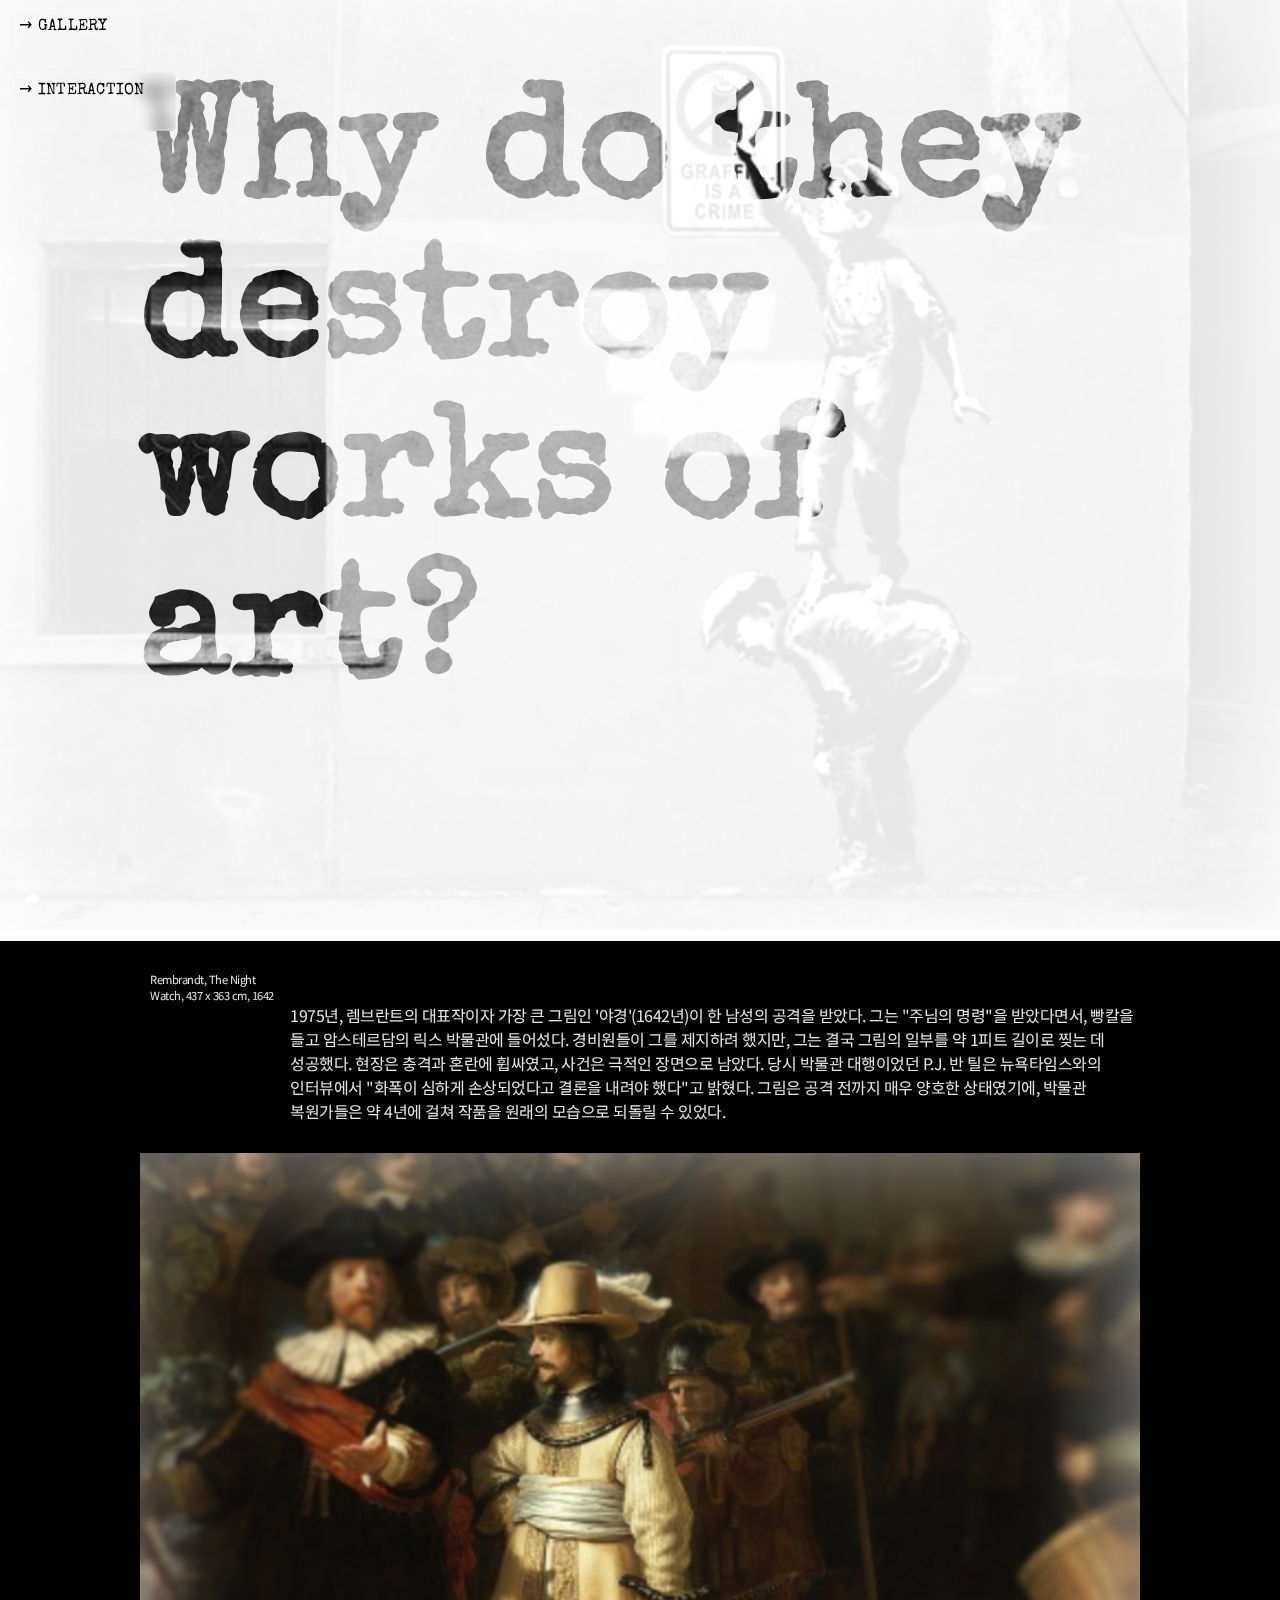
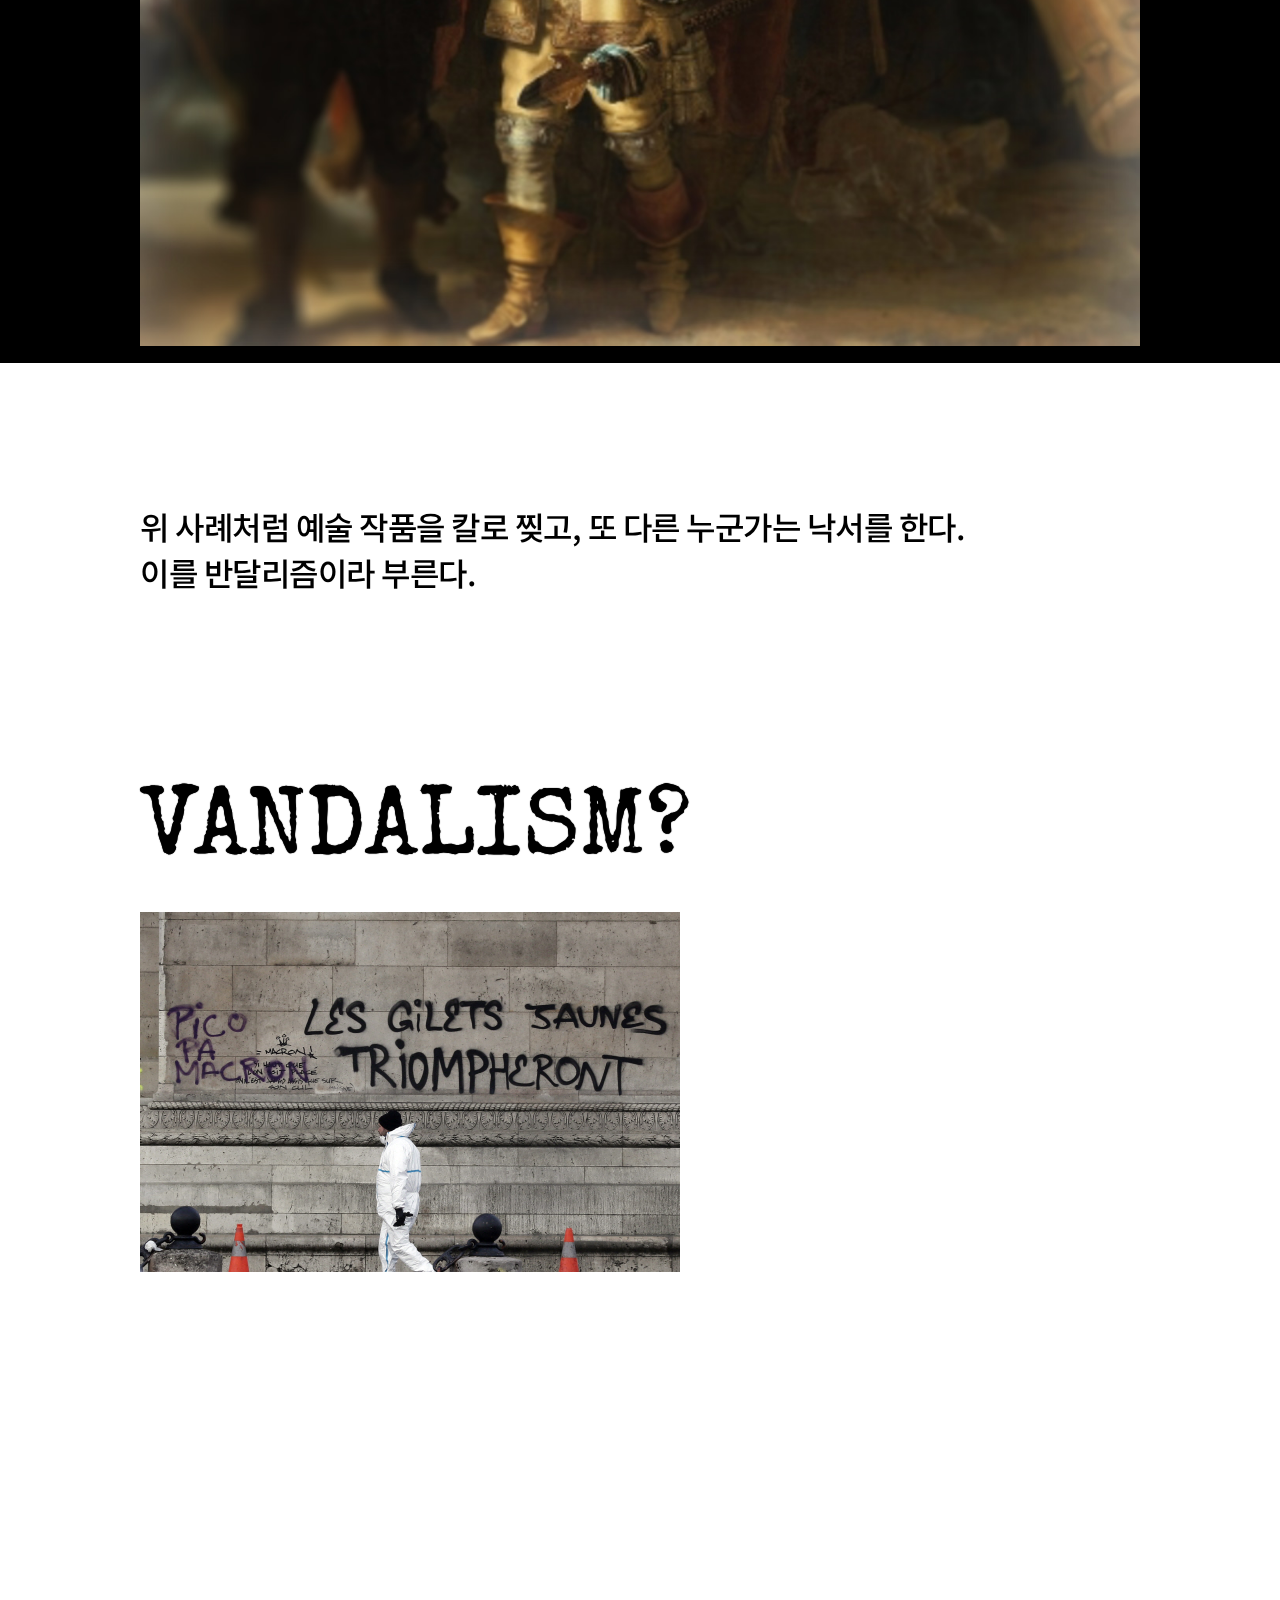
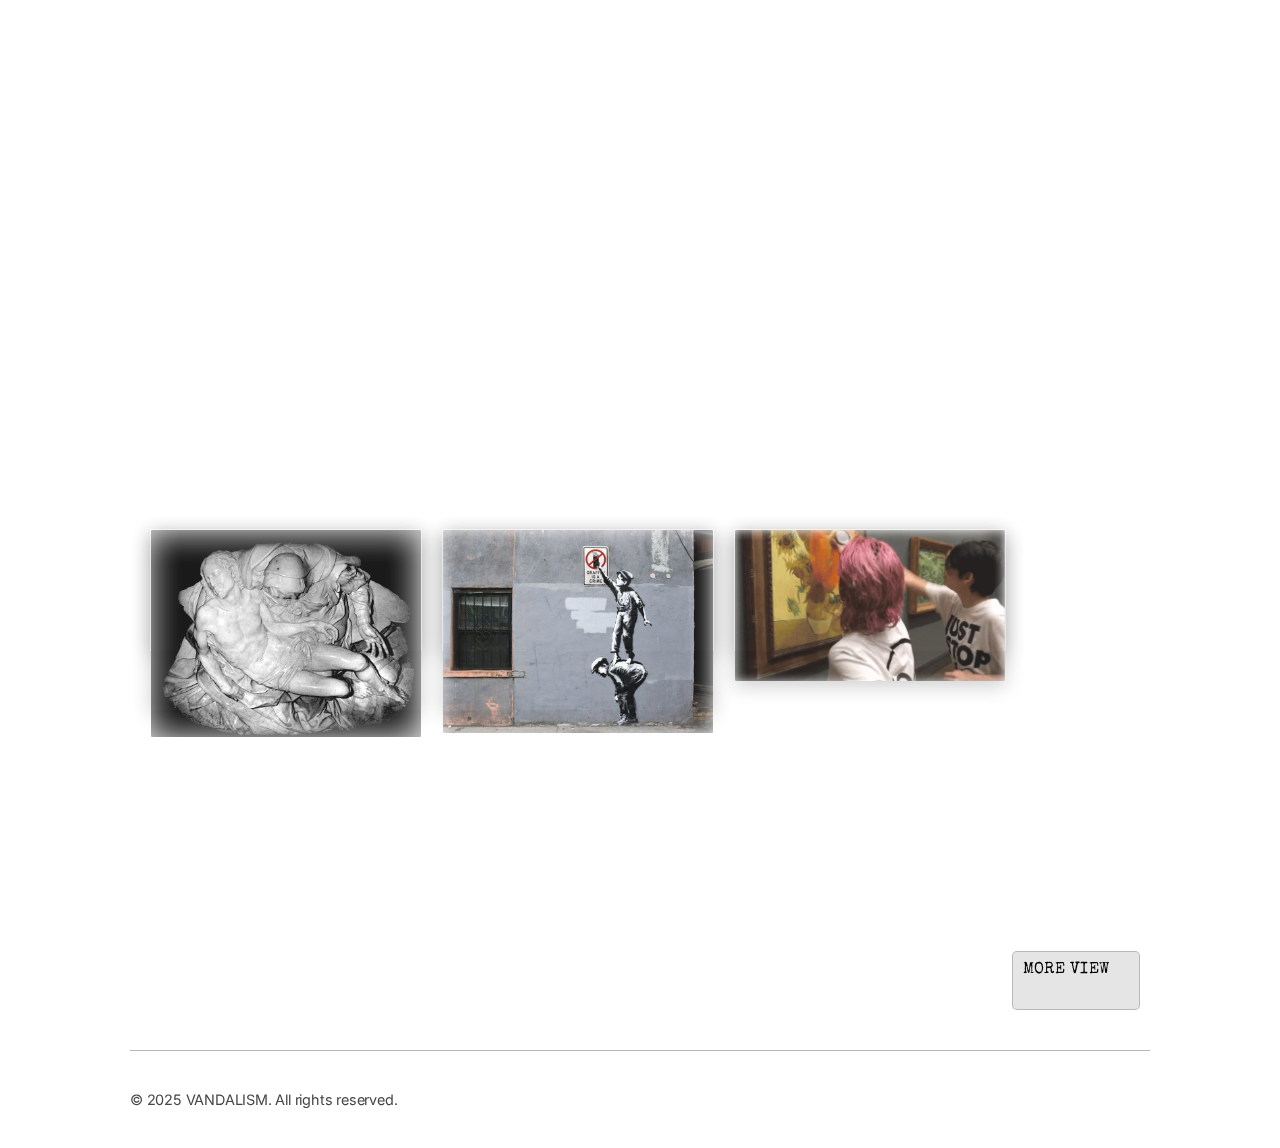
<file: index.html>
<html lang="kr">
<head>
    <meta charset="UTF-8">
    <meta name="viewport" content="width=device-width, initial-scale=1.0">
    <title>VANDALISM</title>
    <link rel="stylesheet" href="style.css">
    <link rel="preconnect" href="https://fonts.googleapis.com">
    <link rel="preconnect" href="https://fonts.gstatic.com" crossorigin>
    <link href="https://fonts.googleapis.com/css2?family=Inter:ital,opsz,wght@0,14..32,100..900;1,14..32,100..900&family=Noto+Sans+KR:wght@100..900&family=Special+Elite&display=swap" rel="stylesheet">
<body>
    <nav>
        <div>
        <ul>
            <li><a href="page2.html">→ GALLERY</a></li>
            <li><a href="page3.html">→ INTERACTION</a></li>
        </ul>
        </div>
    </nav>
    <main>
        <header>
            <div class="bg-1" style="padding-top:40px">
                <h1 class="wrap">Why do they destroy works of art?</h1>
            </div>
        </header>

        <section class="bg">
            <div class="wrap">
                <p style="padding-top: 30px; width:13%; 
                font-size: 0.7rem; padding-left: 10px; padding-bottom: 0;">
                    Rembrandt, The Night Watch, 437 x 363 cm, 1642
                </p>
                <p>
                  1975년, 렘브란트의 대표작이자 가장 큰 그림인 '야경'(1642년)이 한 남성의 공격을 받았다.
                  그는 "주님의 명령"을 받았다면서, 빵칼을 들고 암스테르담의 릭스 박물관에 들어섰다.
                  경비원들이 그를 제지하려 했지만, 그는 결국 그림의 일부를 약 1피트 길이로 찢는 데 성공했다.
                  현장은 충격과 혼란에 휩싸였고, 사건은 극적인 장면으로 남았다.
                  당시 박물관 대행이었던 P.J. 반 틸은 뉴욕타임스와의 인터뷰에서
                  "화폭이 심하게 손상되었다고 결론을 내려야 했다"고 밝혔다.
                  그림은 공격 전까지 매우 양호한 상태였기에,
                  박물관 복원가들은 약 4년에 걸쳐 작품을 원래의 모습으로 되돌릴 수 있었다.
                </p>
            </div>
          </section>
        <section class="bg">
        <div class="wrap">
            <div class="image-group">
              <div class="sticky-container">
                <img src="intro1.jpg" class="group-img">
                <img src="intro2.jpg" class="group-img overlay">
              </div>
            </div>
        </section>
        <section>
            <div class="wrap">
                <h2>
                    위 사례처럼 예술 작품을 칼로 찢고, 또 다른 누군가는 낙서를 한다. <br>이를 반달리즘이라 부른다.
                </h2>
            </div>
          </section>
         
        
        <section class="wrap" style="padding-top: 150px;">
            <div>
            <h1 style="padding-bottom: 30px;">VANDALISM?</h1>
            <div class="flex-two-col" style="padding-bottom: 0px;">
                <div>
                    <img src="about1.jpg">
                </div>
                <div>
                    <p class="slide-in-right">
                    반달리즘이란 문화재, 문화적 예술품, 종교시설, 문서, 
                    넓게 보면 타인의 재산 등을 파괴, 훼손하려고 하거나 
                    낙서로 더럽히는 활동을 말하며, "훼손행위"라고도 한다.
                    </p>
                    <p class="slide-in-right" style="font-family: 'Inter', sans-serif; padding-top: 20px;">
                    Vandalism is cultural property, cultural art, religious facilities, documents,
                    Broadly speaking, they try to destroy or damage other people's property
                    It refers to an activity that is dirty with graffiti, and is also called "damaging behavior."
                    </p>
                </div>
            </div>
            </div>
        </section>

        <section>
            <div class="wrap">
                <h2 class="fade-up" style="padding-bottom: 20px">
                    반달리즘은 단순한 파괴인가, 아니면 숨겨진 메시지인가.
                    때로는 표현의 자유를 위한 행위로, 때로는 분노와 저항의 목소리로,
                    또 때로는 무심한 폭력으로 나타난다.
                    이 웹사이트는 그 모호한 경계 위에서 벌어진 다양한 순간들을 기록한다.
                </h2>
                   <h2 class="fade-up" style="font-family: 'Inter', sans-serif;">
                    Is vandalism mere destruction, or a hidden message?
                    At times, it appears as an act of freedom of expression,
                    sometimes as a voice of anger and resistance,
                    and other times as indifferent violence.
                    This  records the diverse moments that unfold along that ambiguous boundary.
                </h2>
            </div>
        </section>
        <section style="padding-bottom: 0px" class=" section-animate">
            <div class="wrap">
            <h1 style="padding-bottom: 0px;" class="scroll-right-title">Then Why?</h1>
            </div>
        </section>
        </section>
        <section style="padding-top: 0px; padding-bottom: 300px">
            <div class="container wrap" style="padding: 0 20px">
                 <div class="card" data-tilt data-tilt-glare data-tilt-max-glare="0.8">
                    <div class="imgBx">
                        <img src="0002.jpg" alt="Art 2";>
                    </div>
                    <div class="content">
                        <h3>For Message</h3>
                        <p> 2022년, 환경단체 Just Stop Oil의 활동가가 런던 내셔널 갤러리에서 
                            반 고흐의 <해바라기> 그림 보호 유리를 넘어서 토마토 수프를 끼얹고, 
                            "예술과 삶 중 무엇이 더 중요한가? 지구를 지키는 일보다 그림 보호에 더 신경 쓰는가?"라고 외친 사건이 있었다. 이는 예술 작품을 수단으로 삼아 사회적 메시지를 극적으로 전달한 사례로, 반달리즘이 기후 위기라는 시대적 이슈를 투영하는 도구로 활용되었다.</p>
                    </div>
                </div>
                <div class="card" data-tilt data-tilt-glare data-tilt-max-glare="0.8">
                    <div class="imgBx">
                        <img src="001.jpg" alt="Art 1">
                    </div>
                    <div class="content">
                        <h3>For Art</h3>
                        <p>뱅크시는 허가 받지 않은 방식으로 거리, 벽, 철도, 교통 표지판 등 공공장소에
                        작업을 남긴다. 이는 법적으로는 기물 훼손이자 불법 낙서지만, 그는 미술관 안에 걸리지 않고도 예술이 될 수 있다는 점을 강조하며 예술의 대중화와 정치적 메시지 전달이라는 목적을 실현한다.</p>
                    </div>
                </div>
                  <div class="card" data-tilt data-tilt-glare data-tilt-max-glare="0.8">
                    <div class="imgBx">
                        <img src="0003.jpg" alt="Art 3">
                    </div>
                    <div class="content">
                        <h3>For One's Personal Need</h3>
                        <p>1972년, 바티칸 성 베드로 대성당에서 한 남성이 미켈란젤로의 조각상 
                            <피에타>를 망치로 공격해 손상시키는 사건이 발생했다. 가해자인 라슬로 토스는 
                            자신이 예수 그리스도라고 주장하며 종교적 망상 상태에서 범행을 저질렀다. 이는 사회적 메시지나 공공의 목적이 아닌, 개인의 왜곡된 믿음과 욕구에서 비롯된 반달리즘 사례이다.</p>
                    </div>
                </div>
            </div>
        </section>
        <section class="more-cases-section" style="padding-bottom: 0px; padding-top: 0px;">
            <div class="wrap" style="padding-top: 0px;">
                <div class="more-cases-buttons">
                    <button onclick="goToMoreCases()">MORE VIEW</button>
                </div>
            </div>
        </section>
    </main>

    <footer class="wrap" style="padding-left: 0px;">
      <div class="footer-content">
        <div class="footer-left">
          <p style="letter-spacing: -0.2px;">© 2025 VANDALISM. All rights reserved.</p>
        </div>
    </footer>

    <script src="vanilla-tilt.js"></script>
    <script src="script.js"></script>
    <script>
        VanillaTilt.init(document.querySelectorAll(".card"), {
            max: 25,
            speed: 400,
            glare: true,
            "max-glare": 0.8,
        });
    </script>
</body>
</html>
</file>
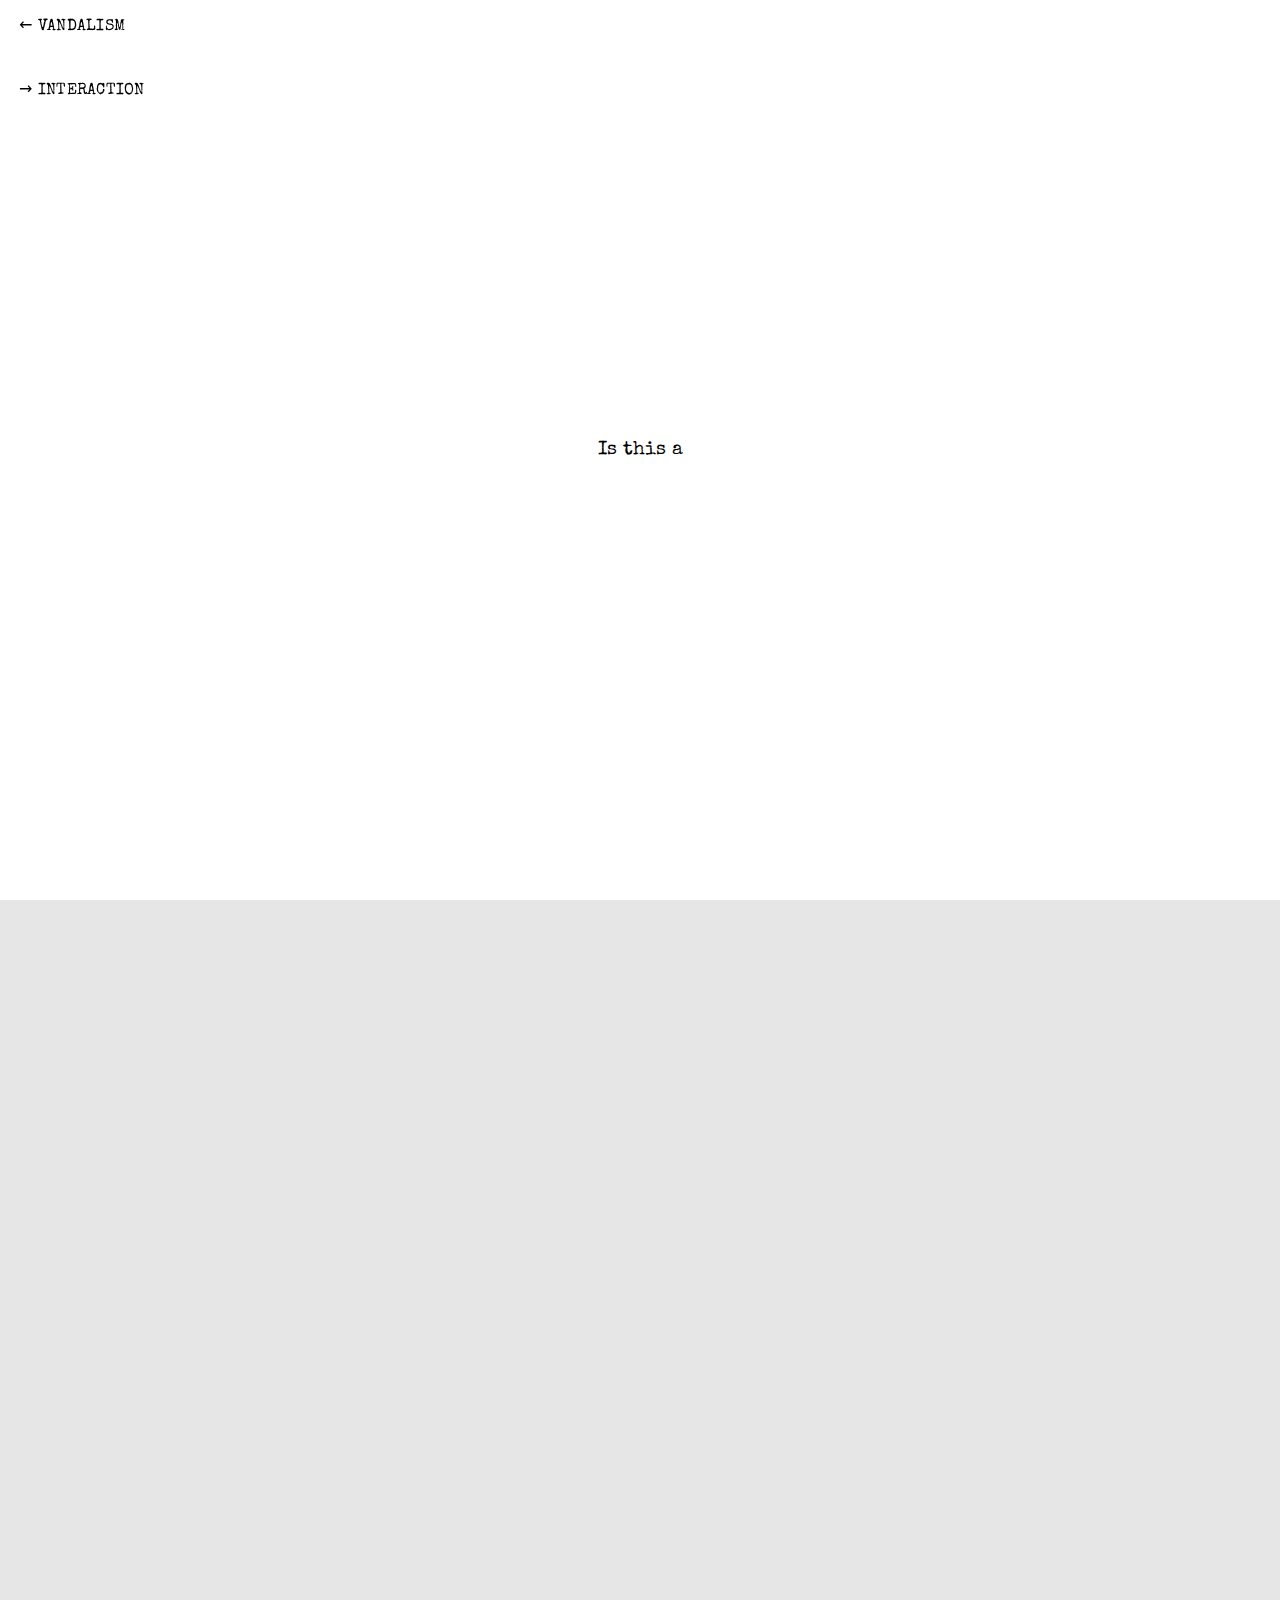
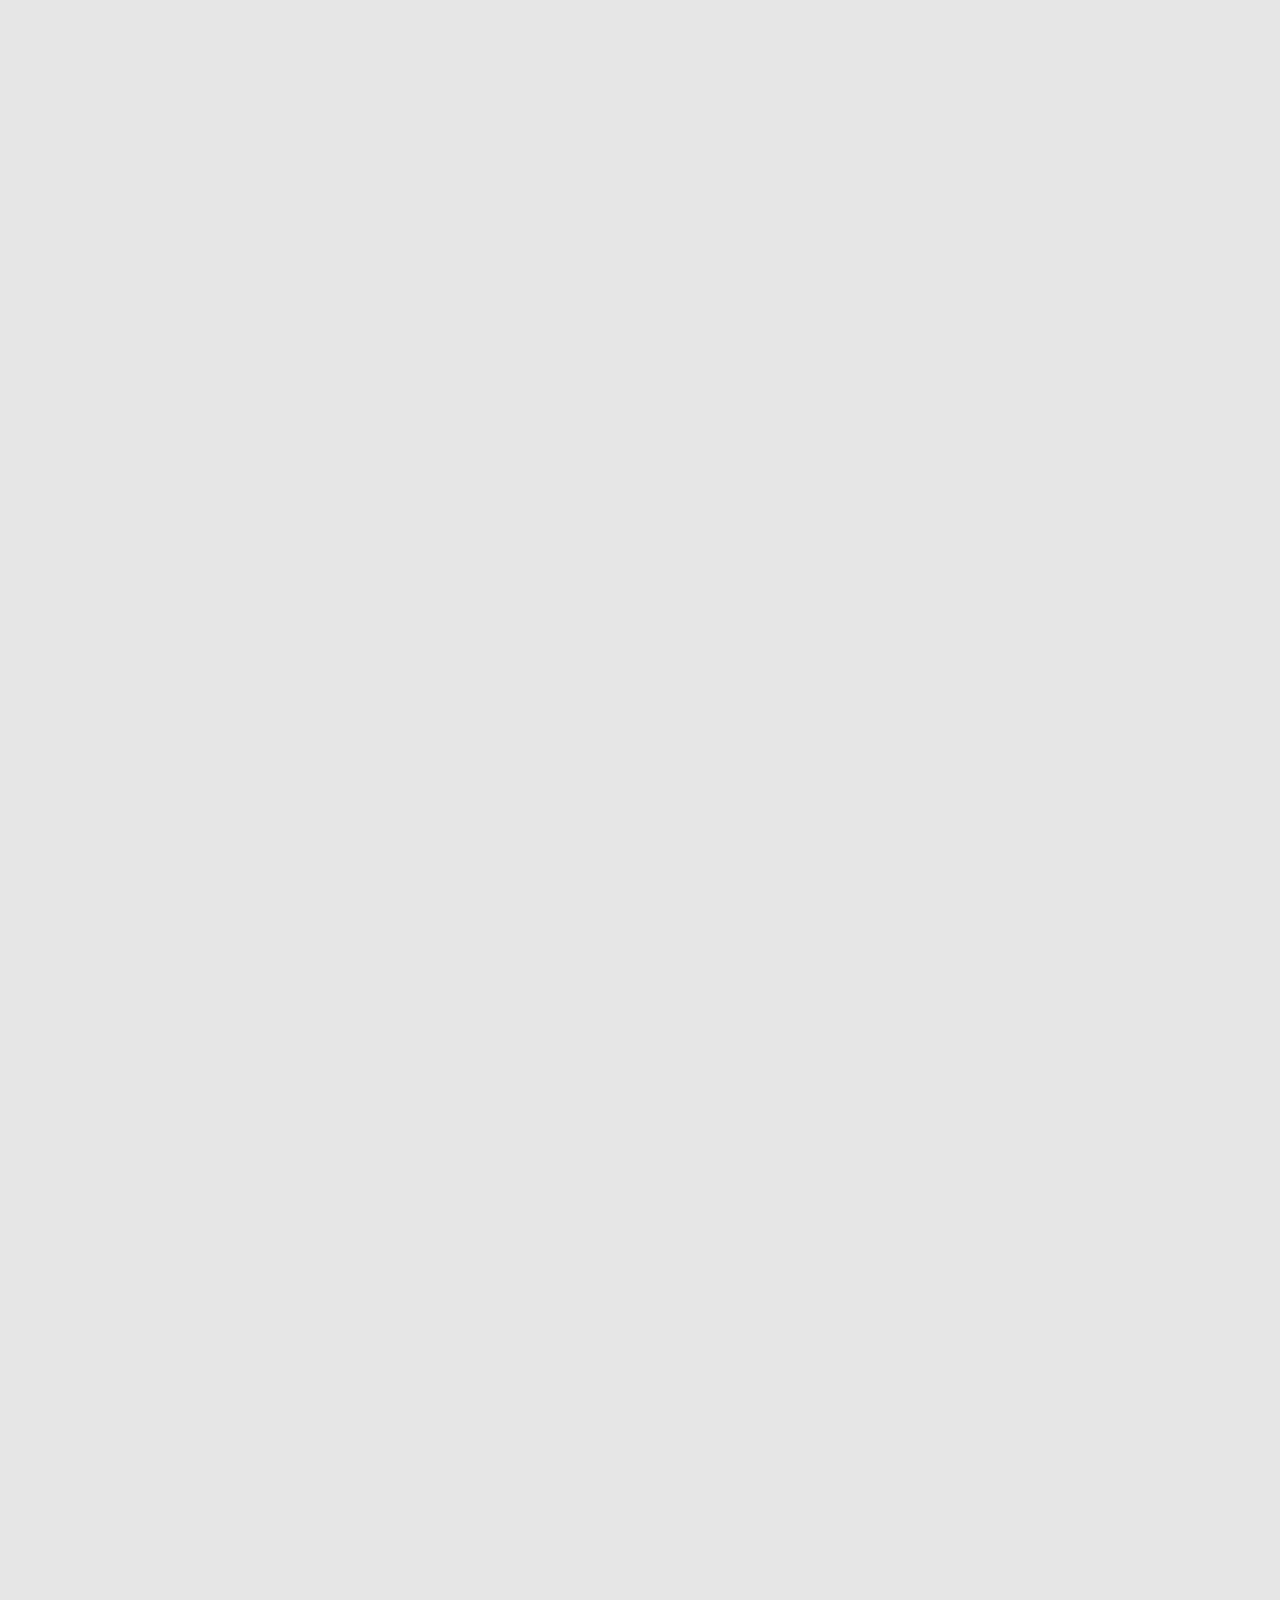
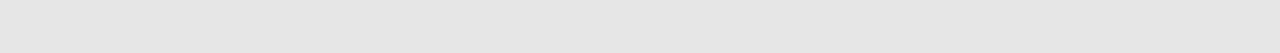
<file: page2.html>
<!DOCTYPE html>
<html lang="kr">
<head>
  <meta charset="UTF-8">
  <meta name="viewport" content="width=device-width, initial-scale=1">
  <title>GALLERY | VANDALISM</title>
  <link rel="stylesheet" href="page2.css">
  <link rel="preconnect" href="https://fonts.googleapis.com">
<link rel="preconnect" href="https://fonts.gstatic.com" crossorigin>
<link href="https://fonts.googleapis.com/css2?family=Inter:ital,opsz,wght@0,14..32,100..900;1,14..32,100..900&family=Noto+Sans+KR:wght@100..900&family=Special+Elite&display=swap" rel="stylesheet">
</head>
<body>
  <div class="gallery-background"></div>
  <nav>
    <ul>
      <li><a href="index.html">← VANDALISM</a></li>
      <li><a href="page3.html">→ INTERACTION</a></li>
    </ul>
  </nav>
  <section class="g-bg2">
  <div class="gallery-3col-layout">
    <div class="gallery-center">
     
      <img src="g-1.png" alt="001" data-title="The Pietà gets hit with a hammer (1972)" 
      data-cover-image="cover-1.png"
      data-description="
      <p>르네상스의 걸작을 무너뜨리는 데는 단 12번의 망치질이면 충분했다.1972년, 실직한 지질학자 라즐로 토스는 바티칸 
        성 베드로 대성당에 전시되어 있던 미켈란젤로의 피에타에 망치를 들이댔다.
        그는 연달아 12차례 타격을 가했고, 그 결과 성모 마리아의 코는 떨어져 
        나갔으며 이마에는 깊은 파임이 생겼다. 현장은 경악에 휩싸였고, 바티칸 박물관은 즉시 작품 복원에 착수했다.보존가들은 
        깨진 코의 세 조각과 주변에서 수습한 약 100여 개의 파편을 바탕으로 10개월에 걸쳐 작품을 원형에 가깝게 되살려냈다.
        일각에서는 '운이 좋았다'는 평가도 나왔다. 전문가들에 따르면, 토스가 조금만 다른 각도로 타격했더라면 마리아의 머리 
        전체가 부러져 나갔을 수도 있었기 때문이다. 그 이후 피에타는 방탄 유리 뒤에 전시되었다. 한편, 토스는 로마 법원에서 
        사회적으로 위험한 인물로 판단되어 정신병원에 수용되었다가 2년 만에 석방되었고, 이탈리아에서 추방되어 호주로 돌아갔다.</p>
        <p>It took only twelve blows of a hammer to damage a Renaissance masterpiece.
            In 1972, Laszlo Toth, an unemployed geologist, attacked Michelangelo's Pietà, 
            which was on display at St. Peter's Basilica in the Vatican. He struck the sculpture 
            twelve times in quick succession, breaking off the Virgin Mary's nose and leaving a deep 
            gash in her forehead. The scene was one of shock and disbelief.
            The Vatican Museums immediately began restoration efforts. Conservators spent ten months 
            painstakingly reassembling the sculpture using three fragments of the nose and around 100 
            additional shards collected from the site. Some experts later remarked that they were lucky—had 
            Toth struck from a slightly different angle, Mary's entire head might have broken off.
            Since then, the Pietà has been displayed behind bulletproof glass.
            Toth was declared socially dangerous by a Roman court and committed to a psychiatric hospital.
             He was released after two years and subsequently deported to Australia.</p>"
      data-background-images='["s-1.png","s-2.png"]'>

      <img src="g-2.png" alt="002" data-title="The Mona Lisa gets spray-painted while on tour (1974)" 
      data-cover-image="cover-2.png"
      data-description="
      <p>1974년, 일본 여성 요네즈 토모코는 도쿄 국립박물관에서 전시 중이던 모나리자에 스프레이 페인트를 뿌리려 시도했다. 이 작품은 당시 파리 루브르 박물관에서 일본으로 순회 전시 중이었으며, 엄격한 관람 통제 조치를 도입하고 있었다.
        박물관은 관람 인파를 통제하기 위해 휠체어나 목발의 반입을 금지했는데, 이는 당시 장애인 활동가들 사이에서 명백한 차별로 여겨졌다. 요네즈는 이를 능력주의의 상징적 억압으로 간주하며 항의의 표시로 모나리자에 접근했고, 페인트를 뿌리려 했으나 보호 유리 덕분에 대부분 실패했다.
        사건 이후 요네즈는 30만 엔의 벌금을 물었고, 일본 사회에서는 이 사건이 장애인의 문화 접근권에 대한 논의를 촉발하는 계기가 되었다. 결국 박물관 측은 장애인을 위한 별도의 관람 일정을 마련해야 했다.
        이 사건은 단순한 기물 파손을 넘어, 누구를 위한 예술인지, 예술 공간은 누구에게 열려 있는지에 대한 본질적인 질문을 던졌던 상징적 사례로 남았다.</p>
        <p>In 1974, Japanese activist Tomoko Yonezu attempted to spray-paint the Mona Lisa during its exhibition at the National Museum of Tokyo, part of a touring show from the Louvre.
          To manage the crowds, the museum banned the use of wheelchairs and crutches, a policy that disability rights activists saw as blatant discrimination. Outraged by what she saw as 
          a symbol of ableist oppression, Yonezu approached the painting and attempted to spray it. Most of the paint failed to reach the artwork due to protective glass.
          She was later fined 300,000 yen, and the incident sparked significant media attention in Japan. As a result, the museum was forced to establish special viewing days for
           visitors with disabilities. This act of protest was not merely an attack on a painting—it became a pivotal moment that questioned the accessibility of cultural spaces and 
           who gets to engage with art on equal terms.</p>"
        data-background-images='["s-3.png"]'>
        
    
      <img src="g-4.png" alt="001" data-title="Duchamp's urinal readymade takes the piss (1993)" 
      data-cover-image="cover-3.png"
      data-description="<p>다다이스트 작품의 무정부주의적 정신에 경의를 표하기 위해 적어도 두 명의 예술가가 행동에 나섰다.
        그중 한 명인 유명 작곡가 브라이언 에노는 최근에서야 자신이 은밀히 이 작품을 제작해봤다고 밝혔다.
        그러나 또 다른 예술가 피에르 피농첼리는 훨씬 더 공개적인 방식으로 작품에 다가섰다.
        1993년, 프랑스 님(Nîmes)에서 마르셀 뒤샹의 대표작 샘(Fountain)을 전시하던 중, 그는 그 도자기 소변기에 실제로 소변을 본 뒤 망치로 가격했다.
        이 행위로 피농첼리는 한 달간 수감되었고 벌금도 물어야 했다.
        하지만 그는 멈추지 않았다. 2006년, 파리 퐁피두 센터에서 열린 다다 예술 서베이 전시에서 또다시 샘을 공격했고, 도자기 조각품은 산산이 조각난 후 복원되었다.</p>
        <p>At least two artists have taken action to pay tribute to the anarchic spirit of Dadaist art. One of them, 
        the renowned composer Brian Eno, only recently revealed that he had secretly created his own version of the 
        piece. But another artist, Pierre Pinoncelli, approached the work in a far more public and provocative manner.
        In 1993, during an exhibition of Marcel Duchamp's iconic work Fountain in Nîmes, France, Pinoncelli urinated into the 
        porcelain urinal and then struck it with a hammer. The act landed him in jail for a month, along with a fine. But he wasn't finished. In 2006, during a Dada art survey at the Centre Pompidou in Paris, he attacked the piece once again, shattering the porcelain sculpture, which was later restored.</p>">

      <img src="g-5.png" alt="002" data-title="Two Chinese performance artists jump on Tracey Emin's My Bed (1999)" 
      data-cover-image="cover-4.png"
      data-description="<p>1990년대 후반, 영국 예술계는 트레이시 에민과 같은 작가들의 등장으로 도발적인 에너지로 들끓었다.
        그녀의 대표작 마이 베드(1998)는 4일간 실제로 사용했던 침대 위에 버려진 콘돔, 보드카 병, 더럽혀진 속옷 등이 그대로 놓여 있는 설치 작품으로, 시대를 상징하는 문제작으로 평가받았다.
        이 작품의 악명은 결국 중국의 퍼포먼스 아티스트 위안카이와 지안쥔시가 작품을 타깃으로 삼는 계기가 되었다.
        2000년, 두 사람은 런던 테이트 갤러리에서 진행된 전시 도중 상의를 벗은 채 침대 위로 올라가, 15분간 베개 싸움을 벌이며 중국어로 표현할 수 없는 것을 외쳤다.
        그중 한 명은 에민의 속옷을 입으려 바지를 벗었지만, 보안 요원에 의해 저지당했다.
        이 퍼포먼스를 트레이시의 침대 위에서 두 벌거벗은 남자 점프라는 자신들의 작품으로 명명한 두 예술가는 곧장 체포되었지만, 테이트 측이 기소를 거부하면서 곧 석방되었다.
        작품은 큰 손상 없이 원래 상태로 복구되었다.</p>
        <p>In the late 1990s, the British art scene was charged with provocative energy, fueled by artists like Tracey Emin. Her iconic work My 
          Bed (1998)—an installation featuring a bed she had actually used for four days, complete with discarded condoms, 
          vodka bottles, and soiled underwear—came to represent the bold spirit of the era. The notoriety of the piece eventually led Chinese performance 
          artists Yuan Cai and Jian Jun Xi to target it. 
          In 2000, during an exhibition at London's Tate Gallery, the two men—shirtless—climbed onto the bed and engaged
          in a 15-minute pillow fight, shouting what they described as something that cannot be expressed in Chinese.
          One of them even attempted to wear Emin's underwear, which was part of the installation, but was stopped by 
          security before he could do so.
          The two artists titled their intervention Two Naked Men Jumping on Tracey's Bed, claiming it as their own
          performance piece. Although they were promptly arrested, the Tate declined to press charges, and both were 
          released shortly afterward. The artwork was restored to its original state without major damage.</p>"
          data-background-images='["s-4.png","s-5.png"]'>

      <img src="g-6.png" alt="003" data-title="The Taliban destroy the Bamiyan Buddhas (2001)" 
      data-cover-image="cover-5.png"
      data-description="<p>6세기로 거슬러 올라가는 바미얀 대불은 오랫동안 아프가니스탄에서 가장 중요한 예술 작품 중 하나로 여겨졌다. 높이가 100피트를 훌쩍 
        넘는 이 거대한 불상은 절벽을 따라 조각되어 있었고, 한때 화려한 벽화들로 둘러싸여 있었다. 그러나 2001년, 탈레반 정권이 이 불상을 파괴하면서 유산은 사실상 
        사라지고 말았다. 탈레반은 폭약, 삽, 망치 등을 동원해 이 기념비적인 조각상을 서서히 무너뜨렸고, 이를 우상 숭배의 상징이자 반란의 신으로 간주하며 제거하려 
        했다고 주장했다. 당시 탈레반의 정보부 장관은 언론과의 인터뷰에서 건설보다 파괴가 훨씬 쉽다고 말하며 이 행위를 정당화했다.</p>
        <p>The Bamiyan Buddhas, dating back to the 6th century, were long considered among Afghanistan's most significant works 
          of art. Towering well over 100 feet, these monumental statues were carved into the side of a cliff and once surrounded 
          by vibrant murals. However, in 2001, the Taliban regime effectively destroyed the statues in a calculated act of 
          demolition. Using explosives, pickaxes, and hammers, the group gradually reduced the Buddhas to rubble, claiming the 
          figures represented idols and gods of rebellion that needed to be eliminated. Justifying the destruction, the Taliban's
           Minister of Information told the media, It is easier to destroy than to build.</p>">

      <img src="g-7.png" alt="003" data-title="A gigantic Richard Serra work in Qatar is repeatedly vandalized (2018-20)" 
      data-cover-image="cover-6.png"
      data-description="<p>카타르 사막 한가운데 설치된 리처드 세라의 동서/서동 (2014)은 미니멀리즘 애호가들의 성지이자, 수년간 반복적으로 작품에 태그를 남긴 
        훼손자들의 표적이 되었다. 카타르 정부는 이러한 스프레이 페인팅 문구의 구체적인 내용을 공개하지 않았지만, 2018년 CNN 보도에는 2017년 카타르에 가해진 제재와 
        관련해 정치적으로 민감한 카타르 민족주의 메시지가 담긴 낙서 사진이 포함되었다. 2020년 말, 카타르 당국은 해당 작품이 다시 훼손되었으며, 가해자들을 법적으로 처벌할 
        예정이라고 발표했다. 이후 2021년 초, 이 사건과 관련하여 6명이 체포되었다.</p>
        <p>Located in the heart of the Qatari desert, Richard Serra's East-West/West-East (2014) became both a pilgrimage site for 
          minimalism enthusiasts and a repeated target for vandals who left their marks on the work over the years. While the Qatari 
          government did not disclose the specific content of the spray-painted graffiti, a 2018 CNN report included photos showing 
          politically sensitive messages of Qatari nationalism, in light of the sanctions imposed on Qatar in 2017. In late 2020, 
          Qatari authorities announced that the work had been vandalized again and stated their intention to prosecute the offenders. 
          In early 2021, six individuals were arrested in connection with the incident.</p>"
          data-background-images='["s-6.png"]'>

      <img src="g-8.png" alt="003" data-title="A Banksy artwork shreds itself on the auction block (2018)" 
      data-cover-image="cover-7.png"
      data-description="<p>찾기 어려운 거리 예술가 뱅크시는 예상치 못한 장소에서 깜짝 예술 작품을 선보이기로 잘 알려져 있었지만, 그가 벌인 가장 도발적인 행위는 자신의 
        작품을 직접 파손했을 때 나왔다. 2006년작 풍선을 든 소녀는 2018년 런던 소더비 경매에 나와 110만 파운드(약 140만 달러)에 낙찰되었다. 망치 소리가 울린 직후, 그림은
         액자 아래로 미끄러져 내려가며 부분적으로 잘려 나간 것처럼 보였다. 경매장 관계자들은 충격을 받은 듯한 반응을 보였지만, 이 퍼포먼스를 사전에 인지했는지는 명확히 밝혀지지 
         않았다. 소더비 유럽 현대미술 책임자 알렉스 브랜치크는 방금 뱅크시가 우리를 편집한 것 같다고 말하며, 이 작품이 이제 완전히 다른 형태로 존재하게 되었음을 밝혔다. 
         이후 뱅크시는 이 작품의 새 제목을 사랑은 쓰레기통에 있습니다라고 명명했다.</p>
         <p>Elusive street artist Banksy was long known for unveiling surprise artworks in unexpected locations, but his most provocative 
          gesture came when he destroyed one of his own pieces. His 2006 work Girl with Balloon was sold at a Sotheby's auction in London 
          in 2018 for £1.1 million (about $1.4 million). Just moments after the gavel fell, the artwork appeared to slip through the frame 
          and become partially shredded. While auction staff reacted with apparent shock, it remained unclear whether the stunt had been 
          prearranged. Alex Branczik, Sotheby's head of contemporary art in Europe, remarked, It appears we just got Banksy-ed, and 
          acknowledged that the piece had been transformed into an entirely different artwork. Banksy later retitled it Love is in the Bin.</p>"
          data-background-images='["s-9.png","s-8.png"]'>

    
      <img src="g-9.png" alt="003" data-title="Pro-Palestine protestor slashes a portrait of Arthur Balfour (2024)" 
          data-cover-image="cover-8.png"
          data-description="<p>2023년 10월 하마스의 공격 이후 이스라엘의 가자지구 군사 작전이 이어지는 가운데, 전 세계 예술계에서도 친팔레스타인 시위가 번져나갔다. 
            기억에 남는 사건 중 하나는 영국 트리니티 칼리지에서 일어났다. 팔레스타인 액션 소속의 한 활동가가 필립 알렉시우스 드 라슬로가 1914년에 그린 아서 밸푸어의 초상화를 
            스프레이 페인트로 훼손하고 칼로 그은 것이다. 밸푸어는 팔레스타인에 유대인을 위한 민족적 고향을 조성하겠다는 계획의 기틀을 마련한 영국 정치인이다. 영국 경찰은 이 사건에 
            대한 수사에 착수했지만, 그 결과는 아직 공개되지 않았다.</p>
         <p>Amid Israel's military operations in Gaza following the Hamas attack on October 7, 2023, pro-Palestinian
            protests swept through the art world. One notable incident took place at Trinity College in England, where an activist 
            from the group Palestine Action spray-painted and slashed a 1914 portrait by Philip Alexius de László. The painting depicted 
            Arthur Balfour, a British politician who laid the groundwork for what he described as a national home for the Jewish people
            in Palestine. British police launched an investigation into the vandalism, but the results have yet to be made public.</p>"
          data-background-images='["s-10.png"]'>

          <img src="g-10.png" alt="003" data-title="A suffragette targets Velázquez's Rokeby Venus (1914)" 
          data-cover-image="cover-9.png"
          data-description="<p>이 사건은 1914년 영국 런던에서 발생했다. suffragette(여성 참정권 운동가)였던 메리 리처드슨(Mary Richardson)은 
            런던 내셔널 갤러리에 전시 중이던 디에고 벨라스케스의 그림 로커비의 비너스(Rokeby Venus)를 칼로 훼손했다.

            그녀는 여성 참정권 운동의 지도자였던 에멀린 팽크허스트(Emmeline Pankhurst)가 버킹엄 궁전 앞 시위 도중 체포된 것에 분노해 이 행동을 벌였다. 
            리처드슨은 이를 정부가 가장 아름다운 현대 인물인 팽크허스트 여사를 파괴했기에, 나는 신화 속 가장 아름다운 여인을 파괴하려 했다고 밝혔다.
            그녀는 그림의 엉덩이와 등에 상처를 입혔고, 이로 인해 내셔널 갤러리는 복구 작업을 위해 2주간 폐쇄되었다. 리처드슨은 이 사건으로 6개월 형을 선고받았으나, 
            수감 중 단식 투쟁을 벌였고 몇 주 만에 조기 석방되었다.</p>

         <p>In 1914, Mary Richardson vandalized Diego Velázquez's Rokeby Venus at the National Gallery in London.
          She committed this act to protest the arrest of Emmeline Pankhurst, a leader of the women's suffrage movement.
          Richardson stated that since the government had destroyed Pankhurst, the most beautiful character in modern history, she would destroy the most beautiful woman in mythological history.
          She slashed the painting across Venus's hip and back.
          The National Gallery closed for two weeks to restore the damaged painting.
          Richardson was sentenced to six months in prison.
          While imprisoned, she went on a hunger strike and was released after only a few weeks.</p>"
          data-background-images='["s-11.png","s-12.png"]'>

      <img src="g-11.png" alt="003" data-title=" Pablo Picasso, Guernica vandalized (1974)" 
      data-cover-image="cover-10.png"
      data-description="
            <p>1974년 2월 28일, 30세의 남성 토니 샤프라지(Tony Shafrazi)가 뉴욕 현대미술관(MoMA) 3층 갤러리에 들어가 파블로 피카소의 걸작 《게르니카 (Guernica)》에 붉은색 스프레이 
              페인트로 “KILL ALL LIES”라는 문구를 약 30cm 크기의 글씨로 낙서했다.

              보안요원이 그를 제지하자 그는 큐레이터를 불러라. 나는 예술가다!라고 외쳤다.
              뉴욕타임스는 그를 정신적으로 불안정한 인물처럼 묘사했으나, 그는 사전에 Associated Press에 자신의 행동을 예고할 정도로 계획적인 행동을 벌였다.
              
              이 사건은 체포로 이어졌지만, MoMA 측은 기소하지 않기로 결정했다. 이후 샤프라지는 오히려 미술계에서 큰 성공을 거두며 키스 해링, 장 미셸 바스키아, 
              케니 샤프 등 유명 현대미술가들의 커리어를 지원하며 유명 딜러가 되었다.
              그의 동기는 명확히 밝혀지지 않았다. 그는 때로 이 행동을 반전 시위라고 설명했고, 때로는 피카소와의 시간 차를 둔 협업이라 주장하기도 했다.
              
              한편 피카소는 《게르니카》를 제작할 때부터 스페인에 민주주의가 회복될 때까지 작품이 돌아가지 않기를 원했다. 결국 1981년 스페인 민주화 이후 이 작품은 
              스페인으로 반환되어 현재는 마드리드의 국립 레이나 소피아 미술관에서 방탄유리 안에 전시되고 있다.</p>
             <p>In 1974, Tony Shafrazi entered the Museum of Modern Art in New York and vandalized Picasso’s Guernica.
              He spray-painted “KILL ALL LIES” in large red letters across the painting.
              When security guards stopped him, he shouted, “Call the curator. I am an artist.”
              He had alerted the Associated Press beforehand, carrying out the act as a calculated stunt.
              MoMA declined to press charges against him.
              Shafrazi later became a successful art dealer, promoting the careers of Keith Haring, Jean-Michel Basquiat, and Kenny Scharf.
              He described his act sometimes as an anti-war protest, and at other times as a retroactive collaboration with Picasso.
              Guernica was returned to Spain in 1981 after democracy was restored.
              The painting now resides behind bulletproof glass at the Museo Nacional Centro de Arte Reina Sofía in Madrid.</p>"
              data-background-images='["s-13.png"]'>
        
    
  </div>
    <div class="gallery-detail" id="galleryDetail" style="display:none;">
      <h2 id="detailTitle"></h2>
      <p id="detailText"></p>
    </div>
  </div>
  </section>

    <div class="experience-modal" id="experienceModal">
      <div class="modal-content">
        <p>반달리즘을 체험해 보시겠습니까?</p>
        <div class="modal-buttons">
          <button onclick="window.location.href='page3.html'" class="yes-btn">YES</button>
          <button onclick="localStorage.setItem('modalClosed', 'true'); document.getElementById('experienceModal').style.display='none'" class="no-btn">NO</button>
        </div>
      </div>
    </div>

    <footer>
  </footer>
  <script src="page2.js"></script>
</body>
</html>
</file>
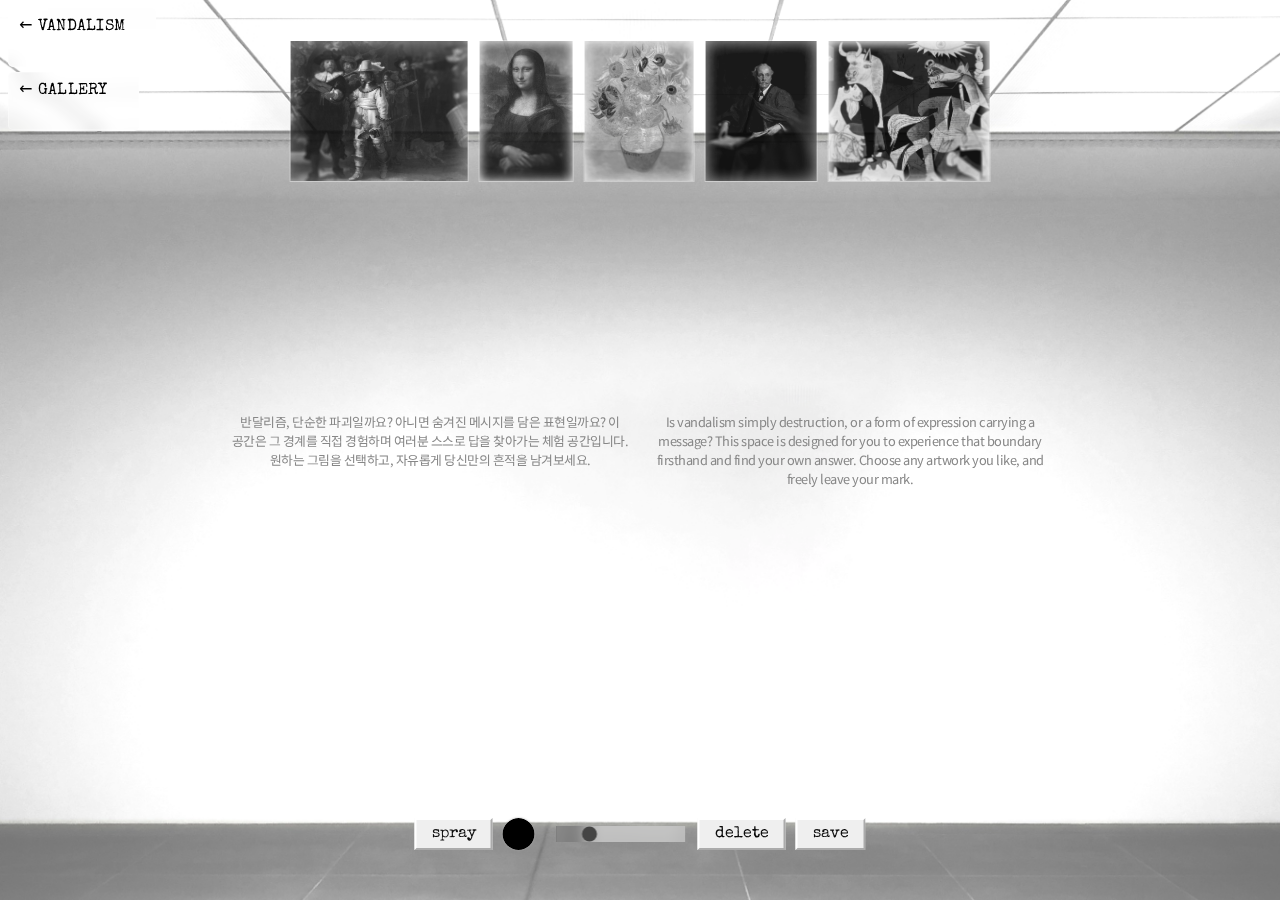
<file: page3.html>
<!DOCTYPE html>
<html lang="kr">
<head>
    <meta charset="UTF-8">
    <meta name="viewport" content="width=device-width, initial-scale=1">
    <title>INTERACTION | VANDALISM</title>
    <link rel="stylesheet" href="page3.css">
    <link rel="preconnect" href="https://fonts.googleapis.com">
    <link rel="preconnect" href="https://fonts.gstatic.com" crossorigin>
    <link href="https://fonts.googleapis.com/css2?family=Inter:ital,opsz,wght@0,14..32,100..900;1,14..32,100..900&family=Noto+Sans+KR:wght@100..900&family=Special+Elite&display=swap" rel="stylesheet">
</head>
<body class="g-bg2">
    <nav>
        <div>
        <ul>
            <li><a href="index.html">← VANDALISM</a></li>
            <li><a href="page2.html">← GALLERY</a></li>
        </ul>
        </div>
    </nav>
    <div class="image-stack">
        <img src="intro1.jpg" alt="Gallery 6" class="stacked-image" onclick="showLargeImage(this.src)">
        <img src="g-12.png" alt="Gallery 6" class="stacked-image" onclick="showLargeImage(this.src)">
        <img src="g-13.png" alt="Gallery 7" class="stacked-image" onclick="showLargeImage(this.src)">
        <img src="g-9.png" alt="Gallery 9" class="stacked-image" onclick="showLargeImage(this.src)">
        <img src="g-11.png" alt="Gallery 11" class="stacked-image" onclick="showLargeImage(this.src)">
    </div>
    <div class="wrap">
        <div class="content">
             <p style="width: 400px;">반달리즘, 단순한 파괴일까요? 아니면 숨겨진 메시지를 담은 표현일까요?
            이 공간은 그 경계를 직접 경험하며 여러분 스스로 답을 찾아가는 체험 공간입니다.
            원하는 그림을 선택하고, 자유롭게 당신만의 흔적을 남겨보세요.</p>
            <p style="width: 400px;">Is vandalism simply destruction, or a form of expression carrying a message?
                This space is designed for you to experience that boundary firsthand and find your own answer.
                Choose any artwork you like, and freely leave your mark.</p>
        </div>
    </div>
    <div class="large-image-container">
        <div class="controls">
            <button onclick="setTool('draw')" class="tool-btn">spray</button>
            <input type="color" id="colorPicker" value="#000000">
            <div id="customCursor"></div>
            <input type="range" id="brushSize" min="10" max="100" value="30">
            <button onclick="clearCanvas()" class="tool-btn">delete</button>
            <button onclick="saveImage()" class="tool-btn">save</button>
        </div>
      
        <canvas id="imageCanvas"></canvas>
    </div>
   
    
    <script src="page3.js"></script>
    
</body>
</html>
</file>
<file: style.css>
html{font-family: "Noto Sans KR", sans-serif;
    font-optical-sizing: auto; 
    font-style: normal; 
    letter-spacing: -0.5px; 
    word-break: keep-all;}

body, h1, h2, h3, h4, p, ul, img, li{margin: 0px;}
section {
    padding-top: 100px;
    padding-bottom: 0px;
}

section .wrap {
    position: relative;
    max-width: 1000px;
    width: 100%;
    margin: 0 auto;
    padding: 40px 20px;
}

section .wrap img {
    width: 100%;
    height: auto;
}

section .wrap h2 {
    font-family: "Noto Sans KR", sans-serif;
    font-weight: 500;
}

body{background-color: white;}
ul li a{text-decoration: none; color: black;}

nav {
    position: fixed;
    left: 0;
    top: 0;
    width: 250px;
    height: 70px;
    background: transparent;
    padding: 0;
    z-index: 999;
}

nav ul {
    list-style: none;
    padding: 0;
    margin: 0;
    display: flex;
    flex-direction: column;
    justify-content: flex-start;
    align-items: flex-start;
    height: 100%;
    gap: 0.3rem;
    padding-left: 0.5rem;
    padding-top: 0.5rem;
}

nav ul li {
    margin: 0;
}

nav ul li a {
    text-decoration: none;
    font-family: "Special Elite", system-ui;
    font-size: 1rem;
    line-height: 1.05;
    letter-spacing: 0.015em;
    text-transform: uppercase;
    display: block;
    color: #000000;
    padding: 10px 30px 30px 10px;
    margin-top: 0;
    background: rgba(255, 255, 255, 0.1);
    backdrop-filter: blur(8px) brightness(1) contrast(1) grayscale(0) hue-rotate(0) invert(0) opacity(1) saturate(1) sepia(0);
    -webkit-backdrop-filter: blur(8px) brightness(1) contrast(1) grayscale(0) hue-rotate(0) invert(0) opacity(1) saturate(1) sepia(0);
    border: 1px solid rgba(255, 255, 255, 0.3);
    border-radius: 5px;
    transition: all 0.3s ease;
    cursor: pointer;
    text-align: left;
}

nav ul li a:hover {
    color: #000;
    background: rgba(0, 0, 0, 0.1);
    backdrop-filter: blur(8px) brightness(1) contrast(1) grayscale(0) hue-rotate(0) invert(0) opacity(1) saturate(1) sepia(0);
    -webkit-backdrop-filter: blur(8px) brightness(1) contrast(1) grayscale(0) hue-rotate(0) invert(0) opacity(1) saturate(1) sepia(0);
    border: 1px solid rgba(0, 0, 0, 0.2);
}

main {
    margin-top: 0px;
    width: 100%;
}

header {
    width: 100%;
    background: rgba(255, 255, 255, 0.1);
    backdrop-filter: blur(8px);
    -webkit-backdrop-filter: blur(8px);
    border-bottom: 1px solid rgba(255, 255, 255, 0.3);
}

header h1 {
    font-family: "Special Elite", system-ui;
    line-height: 10rem;
    font-weight: 900;
    font-size: 10rem;
    background: url('0001.jpg') no-repeat center center fixed;
    background-size: cover;
    -webkit-background-clip: text;
    color: transparent;
    filter: blur(0px);
}

h1 {
    font-family: "Special Elite", system-ui;
    font-weight: 400;
    font-size: 6rem;
}

h2{
    font-family: "Noto Sans KR", sans-serif;
    font-size: 3rem;
    font-weight: 500;

}
h3{
    font-family: "Special Elite", system-ui;
    font-size: 1.4rem;
    font-weight: 400;
    color: black;

}
p {
    font-family: "Noto Sans KR", sans-serif;
    font-size: 1rem;
    padding-top: 0px;
    color: black;
}

.wrap {
    position: relative;
    max-width: 1000px;
    width: 100%;
    margin: 0 auto;
    padding: 40 20px;
}

.flex { 
    display: flex;
    justify-content: center; 
    gap: 30px}

.bg-1 {
    height: 100vh;
    position: relative;
    overflow: hidden;
}

/* 흐릿한 전체 배경용 ::before 가상요소 */
.bg-1::before {
    content: "";
    position: absolute;
    inset: 0;
    background-image: url("0001.jpg");
    background-size: cover;
    background-position: center;
    background-repeat: no-repeat;
    background-attachment: fixed;
    filter: blur(6px) brightness(-4);
    opacity: 0.1;
    z-index: 0;
}

h2 {
    top: 60%;
    font-size: 2rem;
}

.flex-two-col{
    display: flex; 
    justify-content: space-between; 
    align-items: flex-start; 
    gap: 20px; 
    text-align: left;}
   

section h1 { color: black;
    text-shadow: 
    0 0 1px #000000, 
    0 0 7px #ffffff, 
    0 0 4px #ffffff, 
    0 0 0px #ffffff;
}

section.wrap p{color: rgb(49, 49, 49);
}
.bg {background-color: #000;}

.bg p{
    color: rgb(228, 228, 228);
    font-weight: 400;
    padding-bottom: 30px;
    padding-left: 150px;
   }

section.bg h2{color: rgb(228, 228, 228);  
    padding-bottom: 40px;
    padding-top: 20px;
    font-size: 32px;}

section.bg{padding-top: 0; padding-bottom: 0;}

section.bg div{padding-top: 0; padding-bottom: 0;}



.image-group {
    position: relative;
    height: 90vh; /* 충분한 스크롤 영역 */
  }
  
  .sticky-container {
    position: sticky;
    top: 0;
    height: 90vh;
    width: 100%;
    overflow: hidden;
  }
  
  .group-img {
    position: absolute;
    width: 100%;
    height: 100%;
    object-fit: cover;
    transition: opacity 0.6s ease;
  }
  
  .group-img.overlay {
    z-index: 2;
    opacity: 0;
  }
  
/* Gallery Styles */
.container {
    position: relative;
    width: 1100px;
    display: flex;
    justify-content: start;
    align-items: center;
    flex-wrap: wrap;
    padding: 0px 20px;
    transform-style: preserve-3d;
    flex-direction: row-reverse;
}

.container img {opacity: 0.9;}

.container .card {
    width: 270px;
    height: 120px;
    margin: 0px 10px;
    background: rgba(255, 255, 255, 0.1);
    display: flex;
    flex-direction: column;
    border-radius: 1px;
    transform-style: preserve-3d;
    box-shadow: 0 5px 20px rgba(0, 0, 0, 0.2);
    transition: height 0.5s step;
    border: 1px solid rgba(255, 255, 255, 0.3);
}

.container .card .imgBx {
    position: relative;
    top: 0;
    left: 0;
    right: 0;
    min-width: initial;
    width: 270px;
    height: 180px;
    border-radius: 1px;
    overflow: visible;
    z-index: 1;
    box-shadow: 0 5px 20px rgba(0,0,0,0.2);
    transform-style: preserve-3d;
    transition: 0.5s;
    border: none;
}

.container .card .content {
    position: relative;
    padding: 10px 10px;
    text-align: left;
    color: #fff;
    visibility: hidden;
    opacity: 0;
    transition: 0.5s;
    transform: translateY(-140px) scale(1);
}
.container .card .content h3 {padding-left: 20px; padding-bottom: 10px;}

.container .card:hover {
    height: 450px;
}

.container .card:hover .imgBx {
    top: -60px;
    left: 20px;
    right: 20px;
    width: 260px;
    transform: translate3d(0,0,90px);
}
.js-tilt-glare{
    border-radius: 1px;
}
.container .card:hover .content {
    visibility: visible;
    opacity: 1;
    transform: translateY(-40px) scale(1);
}

/* Remove the glass effect */
.container .card .imgBx::before {
    display: none;
}

.container .card .imgBx img {
    max-width: 100%;
    border-radius: 1px;
    position: relative;
    z-index: 0;
}
.slide-in-right {
    opacity: 0;
    transform: translateX(80px);
    transition: opacity 0.8s cubic-bezier(0.4,0,0.2,1), transform 0.8s cubic-bezier(0.4,0,0.2,1);
}
.slide-in-right.visible {
    opacity: 1;
    transform: translateX(0);
}

.scroll-right-title {
    opacity: 0;
    transform: translateX(-300px);
    transition: transform 0.8s ease-out, opacity 0.8s ease-out;
}

.scroll-right-title.visible {
    transform: translateX(120px);
    opacity: 1;
}



.fade-up {
  opacity: 0;
  transform: translateY(60px);
  color: rgb(218, 218, 218);
  transition: opacity 1.5s cubic-bezier(0.4,0,0.2,1), transform 1.5s cubic-bezier(0.4,0,0.2,1), color 1.5s cubic-bezier(0.4,0,0.2,1);
}
.fade-up.visible {
  opacity: 1;
  transform: translateY(0);
  color: rgb(0, 0, 0);
}



button{
    font-family:  "Special Elite", system-ui;
    font-size: 3rem;
    font-weight: 400;
    color: #000;
    background-color: #fff;
}



.more-cases-section {
    background-color: #fff;
    padding: 60px 0;
    text-align: right;
}

.more-cases-section p {
    color: #000;
    font-size: 1.2rem;
}

.more-cases-buttons {
    display: flex;
    justify-content: flex-end;
    padding-right: 0px;
}

.more-cases-buttons button {
    text-decoration: none;
    font-family: "Special Elite", system-ui;
    font-size: 1rem;
    line-height: 1.05;
    letter-spacing: 0.015em;
    text-transform: uppercase;
    display: block;
    color: #000000;
    padding: 10px 30px 30px 10px;
    margin-top: 0;
    background: rgba(0, 0, 0, 0.1);
    backdrop-filter: blur(8px);
    -webkit-backdrop-filter: blur(8px);
    border: 1px solid rgba(0, 0, 0, 0.2);
    border-radius: 5px;
    transition: all 0.3s ease;
    cursor: pointer;
    text-align: left;
}

.more-cases-buttons button:hover {
    color: #000000;
    background: rgb(255, 255, 255);
    backdrop-filter: blur(8px);
    -webkit-backdrop-filter: blur(8px);
    border: none
}

footer {
  background-color: #fff;
  padding: 40px 0;
  border-top: 1px solid rgba(0, 0, 0, 0.286);
}

.footer-content {
  max-width: 1200px;
  margin: 0 auto;
  padding: 0px;
  display: flex;
  justify-content: space-between;
  align-items: center;
}

.footer-left p {
  font-family: "Inter", sans-serif;
  font-size: 0.9rem;
  color: #454545;
  margin: 0;
  letter-spacing: 0.015em;
}

.footer-right {
  display: flex;
  gap: 30px;
}

.footer-right a {
  font-family: "Inter", sans-serif;
  font-size: 0.9rem;
  color: #454545;
  text-decoration: none;
  transition: color 0.3s ease;
}

.footer-right a:hover {
  color: #000;
}
</file>
<file: page2.css>
/* ----- 기본 리셋 & 폰트 ----- */
* { box-sizing: border-box; margin: 0; padding: 0; }
html { font-family: 'Noto Sans KR', sans-serif; word-break: keep-all; }
body { display: block; background: #e6e6e6; 
  -webkit-user-select: none; /* Chrome, Safari */
  -moz-user-select: none;    /* Firefox */
  -ms-user-select: none;     /* IE/Edge */
  user-select: none;}


/* ----- 사이드바(nav) ----- */
nav {
    position: fixed;
    left: 0;
    top: 0;
    width: 250px;
    height: 70px;
    background: transparent;
    padding: 0;
    z-index: 10000;
}

nav ul {
    list-style: none;
    padding: 0;
    margin: 0;
    display: flex;
    flex-direction: column;
    justify-content: flex-start;
    align-items: flex-start;
    height: 100%;
    gap: 0.3rem;
    padding-left: 0.5rem;
    padding-top: 0.5rem;
}

nav ul li {
    margin: 0;
}

nav ul li a {
    text-decoration: none;
    font-family: "Special Elite", system-ui;
    font-size: 1rem;
    line-height: 1.05;
    letter-spacing: 0.015em;
    text-transform: uppercase;
    display: block;
    color: #000000;
    padding: 10px 30px 30px 10px;
    margin-top: 0;
    background: rgba(255, 255, 255, 0.1);
    backdrop-filter: blur(8px);
    -webkit-backdrop-filter: blur(8px);
    border: 1px solid rgba(255, 255, 255, 0.3);
    border-radius: 5px;
    transition: all 0.3s ease;
    cursor: pointer;
    text-align: left;
    pointer-events: auto;
}

nav ul li a:hover {
    color: #000;
    background: rgba(0, 0, 0, 0.1);
    backdrop-filter: blur(8px);
    -webkit-backdrop-filter: blur(8px);
    border: 1px solid rgba(0, 0, 0, 0.2);
}

/* ----- 가운데 세로 정렬 이미지 리스트 ----- */
.image-list {
  min-height: 100vh;
  margin-left: 250px;
  display: flex;
  flex-direction: column;
  align-items: center;
  justify-content: center;
  gap: 40px;
  background: #f9f9f9;
}

.image-wrapper {
  display: flex;
  flex-direction: row;
  align-items: center;
  gap: 30px;
  position: relative;
}

.image-wrapper img {
  width: 120px;
  height: auto;
  cursor: pointer;
  flex-shrink: 0;
  border: 2px solid transparent;
  transition: opacity 0.3s ease, border-color 0.2s ease;
}
.image-wrapper img:hover {
  opacity: 0.6;
}
.image-wrapper img.active {
  border-color: #007BFF;
}
.g-bg{
background-image: url(g-bg.gif);
background-attachment: fixed;
background-size: cover;}

.g-bg2{
    background-image: url(bg1.jpg);
    background-attachment: fixed;
    background-size: cover;}

/* ----- detail 설명 오른쪽에만 보이게 ----- */
.detail {
  opacity: 0;
  transition: opacity 0.3s ease;
  max-width: 400px;
  min-width: 180px;
  background: #fff;
  border-radius: 8px;
  box-shadow: 0 2px 16px rgba(0,0,0,0.08);
  padding: 24px 20px;
  margin-left: 20px;
  position: relative;
  z-index: 1;
  display: flex;
  flex-direction: column;
  align-items: flex-start;
}
.detail.visible {
  opacity: 1;
}

.detail h2 {
  margin-top: 0;
  font-size: 1.1rem;
}
.detail p {
  font-size: 0.95rem;
  color: #333;
}
.data-title{font-family: "Special Elite", system-ui;}

img {
    border: 1px solid #3f3f3f6a; /* 테두리 두께 */
  }



.gallery-3col-layout {
  display: flex;
  flex-direction: row;
  min-height: 100vh;
  margin-left: 250px; /* nav 너비만큼 오른쪽으로 */
  align-items: center;
  justify-content: center;
  padding-right: 320px; /* detail 패널과 겹치지 않게 */
}


.gallery-center {
  transform-style: preserve-3d;
    display: flex;
    flex-direction: column;
    align-items: center;
    margin-top: 60px;
  }
  
  .gallery-center img {
    transform-style: preserve-3d;
    cursor: pointer;
    max-width: 450px;
    margin-top: -45px;
    margin-bottom: 0px;
    box-shadow: 0 2px 16px rgba(0, 0, 0, 0.08);
    transition: transform 0.5s cubic-bezier(.77,0,.18,1), box-shadow 0.3s, z-index 0.3s, opacity 0.3s, margin 0.3s;
    z-index: 1;
    opacity: 0.9 !important;
  }
  

.gallery-center img:nth-child(even) {
  transform: perspective(500px) rotateX(-5deg) rotateY(0deg) scale(0.95);
}
.gallery-center img:nth-child(odd) {
  transform: perspective(500px) rotateX(-5deg) rotateY(0deg) scale(0.95);
}

.gallery-center img:hover {
  transform: perspective(500px) rotateX(0deg) rotateY(0deg) scale(1.1) translateY(-80px);
  z-index: 10;
  box-shadow: 0 8px 32px rgba(0,0,0,0.18);
  margin-bottom: 80px;
  opacity: 1;
}

.gallery-detail {
  position: fixed;
  right: 0;
  top: 0;
  width: 380px;
  height: 100vh;
  background: rgba(255, 255, 255, 0.1);
  backdrop-filter: blur(9px) brightness(1) contrast(1) grayscale(0) hue-rotate(0) invert(0) opacity(1) saturate(1) sepia(0);
  -webkit-backdrop-filter: blur(8px) brightness(1) contrast(1) grayscale(0) hue-rotate(0) invert(0) opacity(1) saturate(1) sepia(0);
  border: 1px solid rgba(255, 255, 255, 0.3);
  
  border-bottom: 1px solid rgba(0, 0, 0, 0.3);
  padding: 30px 30px;
  display: flex;
  flex-direction: column;
  justify-content: flex-start;
  align-items: flex-start;
  z-index: 1000;
  box-shadow: -2px 0 16px rgba(0,0,0,0.04);
  overflow-y: auto;
}

.gallery-detail h2 {font-family: "Special Elite", system-ui;
    color: rgb(0, 0, 0);
    line-height: 1.3;
  margin-top: 0;
  font-size: 1.5rem;
}

.gallery-detail p {
  font-size: 0.9rem;
  color: #454545;
  padding-top: 20px;
  line-height: 1.5;

}



.bg{ background: linear-gradient(to bottom, rgba(255, 255, 255, 0), rgba(0, 0, 0, 0.6))}

.custom-tooltip {
  max-width: 200px;
  position: fixed;
  pointer-events: none;
  color: #26ff00;
  
  padding: 7px 14px;
  border-radius: 6px;
  font-size: 1rem;
  z-index: 9999;
  opacity: 0;
  transition: opacity 0.15s;
  font-family: "Inter", sans-serif;
  font-weight: 400;
  line-height: 1.2;
}
.custom-tooltip.visible {
  opacity: 1;
}



.container

.background-images {
  position: absolute;
  top: 0;
  left: 0;
  width: 100%;
  height: 100%;
  z-index: 1;
  pointer-events: none;
}

.background-images img {
  position: absolute;
  max-width: 250px;
  transition: transform 0.3s;
  opacity: 1;
  padding: 20px;
  margin: 20px;
  z-index: 1;
}


.gallery-background {
  position: fixed;
  top: 0;
  left: 0;
  width: 100%;
  height: 100%;
  z-index: 0;
  pointer-events: none;
}

.gallery-background img {
  width: 100%;
  height: 100%;
  object-fit: cover;
  filter: grayscale(100%);
  opacity: 0;
  transition: opacity 0.3s ease;
}

.gallery-background img.active {
  opacity: 1;

 
}

.left-nav {
  border-top: 1px solid rgba(0, 0, 0, 0.286);
  position: fixed;
  left: 20px;
  bottom: 20px;
  width: 260px;
  background: transparent;
  padding: 0;
  z-index: 1000;
}

.left-nav p {
  padding-top: 7px;
  font-size: 0.9rem;
  color: #454545;
  line-height: 1.3;
  margin: 0;
  font-family:"Inter", system-ui;
  font-weight: 500;
  text-align: left;

}

.experience-modal {
  display: none;
  position: fixed;
  top: 0;
  left: 0;
  width: 100%;
  height: 100%;
  background: rgba(255, 255, 255, 0.1);
    backdrop-filter: blur(8px);
    -webkit-backdrop-filter: blur(8px);
    border: 1px solid rgba(255, 255, 255, 0.3);
  z-index: 1000;
  justify-content: center;
  align-items: center;
}

.modal-content {
  background: rgba(255, 255, 255, 0.1);
    backdrop-filter: blur(8px);
    -webkit-backdrop-filter: blur(8px);
    border: 1px solid rgba(255, 255, 255, 0.3);
  padding: 40px;
  border-radius: 10px;
  text-align: center;
  max-width: 300px;
  width: 90%;
  
}

.modal-content p {
  font-family: "Noto Sans KR", system-ui;
  font-size: 1rem;
  margin-bottom: 10px;
  color: #000;
  letter-spacing: -0.05em;
 
}

.modal-buttons {
  display: flex;
  justify-content: center;
  gap: 10px;
}

.modal-buttons button {
  font-family: "Special Elite", system-ui;
  font-size: 1rem;
  padding: 10px 30px;
  background: transparent;
  border: none;
  cursor: pointer;
  transition: all 0.3s ease;
  color: #000;
}

.yes-btn:hover {
  color: #ffffff;
}

.no-btn:hover {
  color: #ffffff;
}
</file>
<file: page3.css>
html{font-family: "Noto Sans KR", sans-serif;
    font-optical-sizing: auto; 
    font-style: normal; 
    letter-spacing: -0.5px; 
    word-break: keep-all;}
body{background: #e6e6e6;}
    ul li a{text-decoration: none; color: black; word-break: keep-all;
      }

 body {
       
      }


nav {
    position: fixed;
    left: 0;
    top: 0;
    width: 250px;
    height: 70px;
    background: transparent;
    padding: 0;
    z-index: 999;
}

nav ul {
    list-style: none;
    padding: 0;
    margin: 0;
    display: flex;
    flex-direction: column;
    justify-content: flex-start;
    align-items: flex-start;
    height: 100%;
    gap: 0.3rem;
    padding-left: 0.5rem;
    padding-top: 0.5rem;
}

nav ul li {
    margin: 0;
}

nav ul li a {
    text-decoration: none;
    font-family: "Special Elite", system-ui;
    font-size: 1rem;
    line-height: 1.05;
    letter-spacing: 0.015em;
    text-transform: uppercase;
    display: block;
    color: #000000;
    padding: 10px 30px 30px 10px;
    margin-top: 0;
    background: rgba(255, 255, 255, 0.1);
    backdrop-filter: blur(8px) brightness(1) contrast(1) grayscale(0) hue-rotate(0) invert(0) opacity(1) saturate(1) sepia(0);
    -webkit-backdrop-filter: blur(8px) brightness(1) contrast(1) grayscale(0) hue-rotate(0) invert(0) opacity(1) saturate(1) sepia(0);
    border: 1px solid rgba(255, 255, 255, 0.3);
    border-radius: 5px;
    transition: all 0.3s ease;
    cursor: pointer;
    text-align: left;
}

nav ul li a:hover {
    color: #000;
    background: rgba(0, 0, 0, 0.1);
    backdrop-filter: blur(8px) brightness(1) contrast(1) grayscale(0) hue-rotate(0) invert(0) opacity(1) saturate(1) sepia(0);
    -webkit-backdrop-filter: blur(8px) brightness(1) contrast(1) grayscale(0) hue-rotate(0) invert(0) opacity(1) saturate(1) sepia(0);
    border: 1px solid rgba(0, 0, 0, 0.2);
}

body {
    margin: 0;
    padding: 0;
    background-color: #fff;
    font-family: "Special Elite", system-ui;
    overflow-x: hidden;
}

.wrap {
  font-family: "Noto Sans KR", sans-serif;
  font-size: 0.8rem;
  display: flex;
  justify-content: center; /* 가로 중앙 */
  align-items: center;     /* 세로 중앙 */
  height: 100vh;
  color: rgb(135, 135, 135);
  text-align: center;
}

.content {
  display: flex;
  flex-direction: row;     /* 가로 나열 */
  justify-content: flex-start;
  align-items: flex-start; /* 텍스트 위쪽 정렬 */
  gap: 20px;               /* 문장 사이 간격 */
}


.g-bg2{
  background-image: url(back3.png);
  
  background-size: cover;}
  
.image-stack img{opacity: 0.9;
  border: 1px solid #ffffff6a;
filter: grayscale(1);}

.image-stack {
    position: fixed;
    top: 20px;
    left: 50%;
    transform: translateX(-50%);
    display: flex;
    gap: 10px;
    padding: 20px;
    z-index: 1;
}

.stacked-image {
    height: 140px;
    width: auto;
    object-fit: contain;
    cursor: pointer;
    transition: transform 0.3s ease;
    /* margin-right: -30px; */
}

.stacked-image:hover {
    transform: translateY(-20px);
    z-index: 2;
    opacity: 1;
    filter: grayscale(0);

}

.large-image-container {
    position: fixed;
    bottom: 20px;
    left: 50%;
    transform: translateX(-50%);
    width: 80%;
    max-width: 1000px;
    text-align: center;
    z-index: 0;
}

#largeImage {
    height: 100%;
    max-height: 90vh;
    object-fit: contain;
    display: none;
}

.controls {
    position: fixed;
    bottom: 20px;
    left: 50%;
    transform: translateX(-50%);
    display: flex;
    gap: 10px;
    padding: 10px;
    z-index: 2;
}

.tool-btn {
   
    font-family: "Special Elite", system-ui;
    font-size: 1rem;
    color: #0a0a0a;
    padding: 5px 15px;
    cursor: pointer;
    transition: all 0.3s ease;
    border-color: white;
}

.tool-btn:hover {
    color: #00ff2a;
}



#imageCanvas {
    position: fixed;
    bottom: 100px;
    left: 50%;
    transform: translateX(-50%);
    max-width: 80%;
    max-height: 60vh;
    background: #fff;
    display: none;
    cursor: url('spray.png'), auto;;
    box-shadow: 0 0 20px rgba(74, 74, 74, 0.651);

}

input[type="color"] {
  width: 32px;
  height: 32px;
  border: none;
  border-radius: 50%;
  overflow: hidden;
  padding: 0;
  background: none;
  box-shadow: 0 0 2px #aaa;
  cursor: pointer;
  appearance: none;
  -webkit-appearance: none;
}

input[type="color"]::-webkit-color-swatch-wrapper {
  padding: 0;
  border-radius: 50%;
}

input[type="color"]::-webkit-color-swatch {
  border: none;
  border-radius: 50%;
}

input[type="color"]::-moz-color-swatch {
  border: none;
  border-radius: 50%;
}

input[type="range"] {
  accent-color: #444;
}
input[type="range"]::-webkit-slider-runnable-track {
  background: rgba(255, 255, 255, 0.1);
  backdrop-filter: blur(8px);
  -webkit-backdrop-filter: blur(8px);
}
input[type="range"]::-webkit-slider-thumb {
  background: #d5d5d5;
  border: none;
}
input[type="range"]::-moz-range-track {
  background: rgba(255, 255, 255, 0.1);
  backdrop-filter: blur(8px);
  -webkit-backdrop-filter: blur(8px);
}
input[type="range"]::-moz-range-thumb {
  background: #444;
  border: none;
}
input[type="range"]::-ms-fill-lower,
input[type="range"]::-ms-fill-upper {
  background: #ccc;
}
input[type="range"]::-ms-thumb {
  background: #444;
  border: none;
}

.left-nav {
  border-top: 1px solid rgba(0, 0, 0, 0.286);
  position: fixed;
  left: 20px;
  bottom: 20px;
  width: 350px;
  background: transparent;
  padding: 0;
  z-index: 1000;
}




.left-nav2 {
  position: fixed;
  left: 20px;
  bottom: 80px;
  width: 260px;
  background: transparent;
  padding: 0;
  z-index: 1000;
  
}
.left-nav2 p{
  font-family: 'Noto Sans KR', sans-serif;
  font-size: 0.8rem;
  font-weight: 400;
  text-align: center;
}
h2{
  font-family: "Special Elite", system-ui;
  font-size: 2rem;
  color: #000000;
  font-weight: 500;
  text-align: left;
}



/* 초기 상태 - 살짝 아래, 투명 */
.wrap, .content {
  opacity: 0;
  transform: translateY(30px);
  transition: opacity 0.8s ease, transform 0.8s ease;
}

/* 애니메이션 후 상태 */
.wrap.show, .content.show {
  opacity: 1;
  transform: translateY(0);
}
</file>
